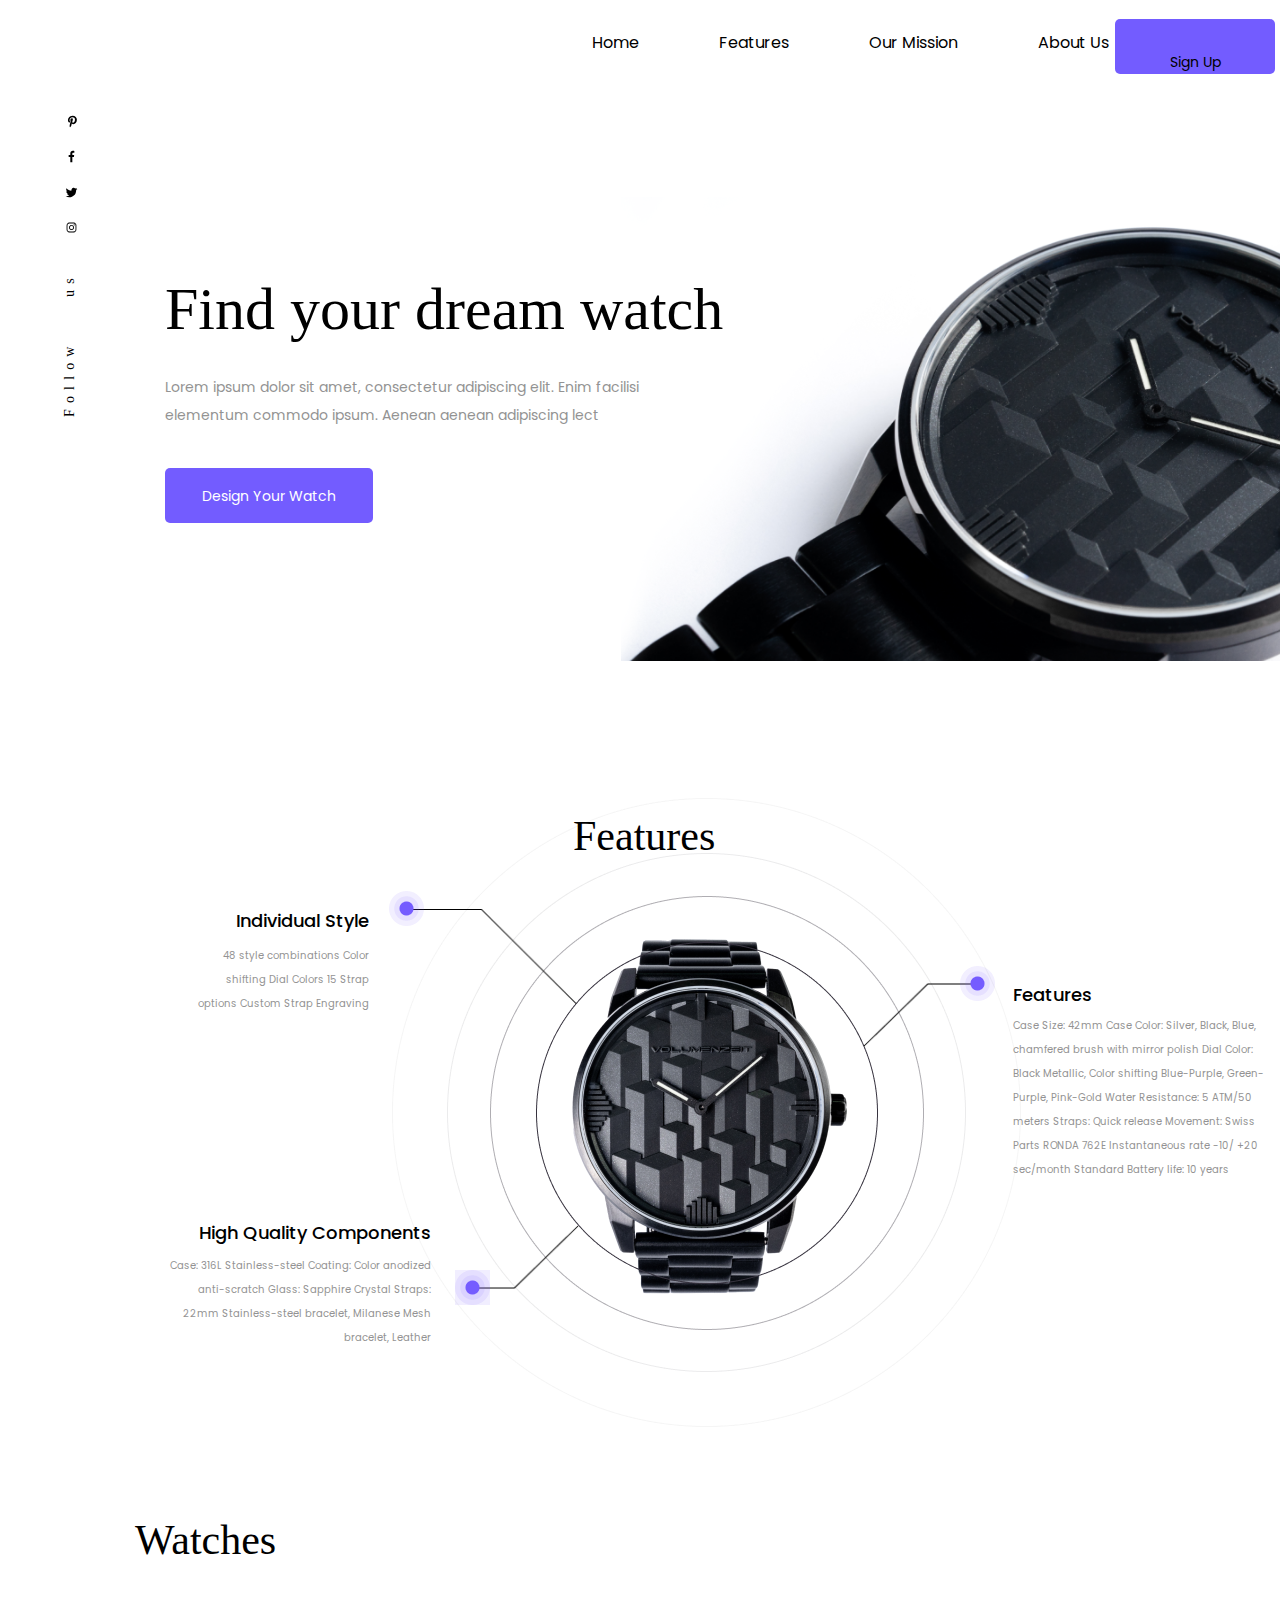
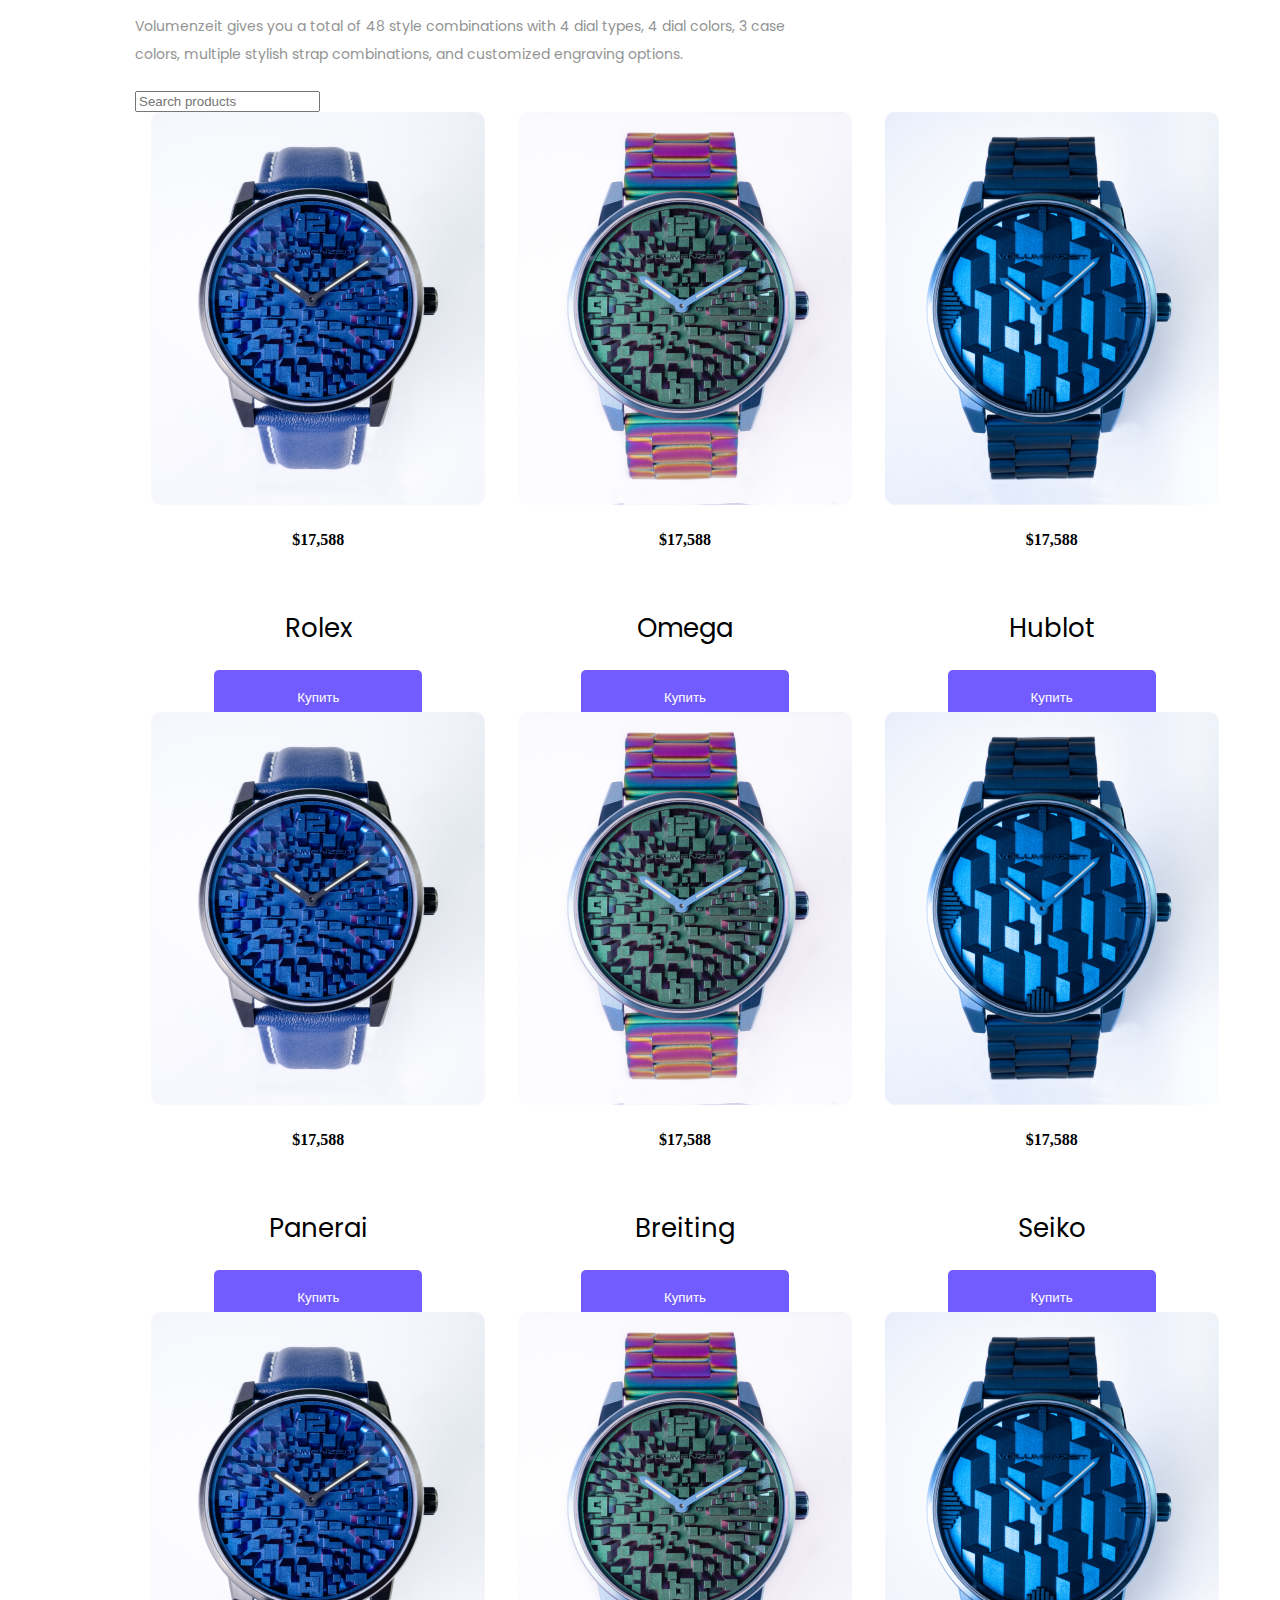
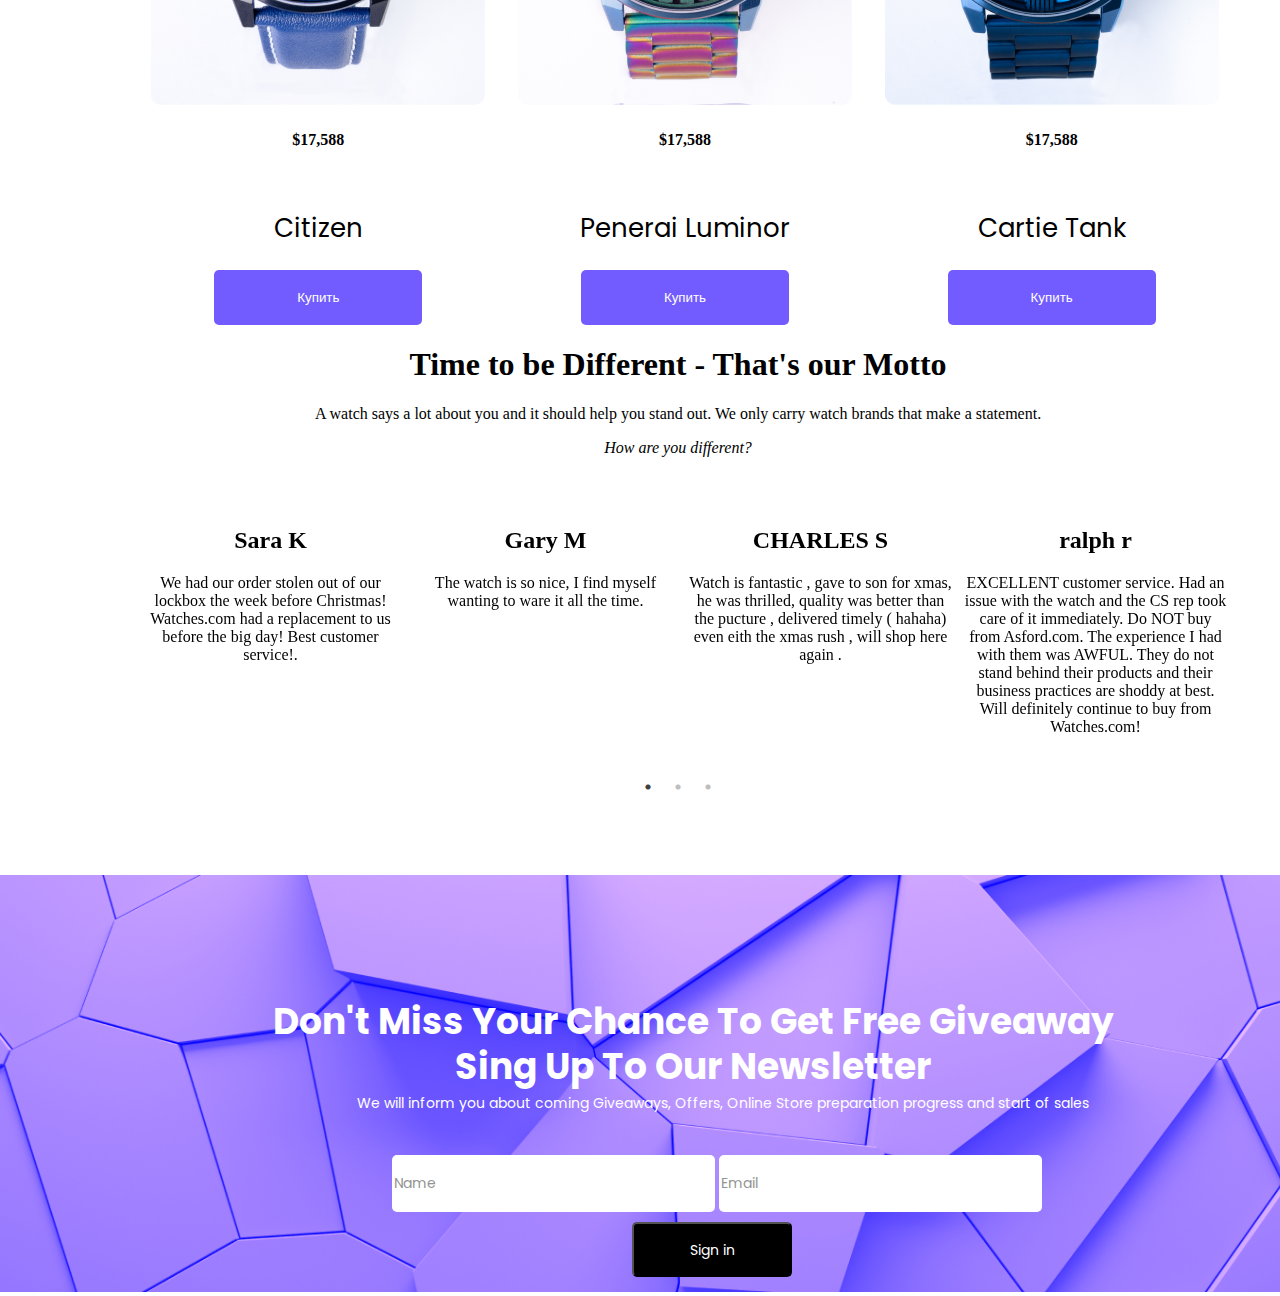
<file: index.html>
<!DOCTYPE html>
<html lang="en">
<head>
    <meta charset="UTF-8">
    <meta http-equiv="X-UA-Compatible" content="IE=edge">
    <meta name="viewport" content="width=device-width, initial-scale=1.0">
    <link href="https://cdn.jsdelivr.net/npm/bootstrap@5.2.2/dist/css/bootstrap.min.css" rel="stylesheet" integrity="sha384-Zenh87qX5JnK2Jl0vWa8Ck2rdkQ2Bzep5IDxbcnCeuOxjzrPF/et3URy9Bv1WTRi" crossorigin="anonymous">
    <link rel="preconnect" href="https://fonts.googleapis.com">
    <link rel="preconnect" href="https://fonts.gstatic.com" crossorigin>
    <link href="https://fonts.googleapis.com/css2?family=Dancing+Script&display=swap" rel="stylesheet">
    <link rel="stylesheet" href="stycle.css">
    <link rel="stylesheet" href="navcss.css">
    <link rel="stylesheet" href="signpop.css">
    <link rel="stylesheet" href="slickslide.css">
    <link rel="stylesheet" type="text/css" href="slick/slick.css"/>
    <link rel="stylesheet" type="text/css" href="slick/slick-theme.css"/>
    <link href="https://fonts.googleapis.com/css2?family=Poppins:wght@700&display=swap" rel="stylesheet">
    <link href="https://fonts.googleapis.com/css2?family=Poppins:wght@400&display=swap" rel="stylesheet">
    <title>Document</title>
</head>
<body>

    <div class="container">        
        <nav class="navbar">
            <div class="container">
                    <div class="wrap">
                        <div class="hamb">
                                <div class="hamb__field" id="hamb">
                                <span class="bar"></span>
                                <span class="bar"></span>
                                <span class="bar"></span>
                                </div>
                        </div>
                       
                        <ul class="menu" id="menu">
                          <li class="li_1"><a href="#">Home</a></li>         
                          <li class="li_1"><a href="#">Features</a></li>    
                          <li class="li_1"><a href="#" >Our Mission</a></li>   
                          <li class="li_1"><a href="#" >About Us</a></li>      
                          <li class="li_1"><a href="#">Watches</a></li>   
                        </ul>
                        <div class="sign_up">
                          <p class="sign_up_text"><a href="#" id="popup_btn">Sign Up</a> </p>
                     </div>
                    </div>
                </div>
              </div>
            </div>
          </nav>
          <div class="popup" id="popup"></div>
           <main>
            <h1 class="h1_1">Find your dream watch</h1>      <!--Сюда напишите лозунг компаний,вместо "Find your dream watch"  Желательно чтобы она была от 15 до 24 символов -->
            <h1 class="h1_2">Lorem ipsum dolor sit amet, consectetur adipiscing elit. Enim facilisi elementum commodo ipsum. Aenean aenean adipiscing lect </h1><!--Сюда напишите какую нибудь цитату,  Желательно количество символов в пунктах не превышать-->
            <button class="btn_1">Design Your Watch</button>   
            <img class="img_head" src="img/imghead.png" alt="">
             
            <div class="social_network">
                <div class="social_network_icon">
                    <a href="https://ru.pinterest.com/"><img src="img/XMLID_799_.svg"></a>   <!--Здесь вставьте свою ссылку на pinterest , вмсто "https://ru.pinterest.com/"-->
                </div>
                <div class="social_network_icon">
                   <a href="https://ru-ru.facebook.com/"> <img src="img/Vector.svg"></a>   <!--Здесь вставьте свою ссылку на facebook , вмсто "https://ru-ru.facebook.com/"-->
                </div>
                <div class="social_network_icon">
                    <a href="https://twitter.com/"><img src="img/Path 9052.svg"></a>      <!--Здесь вставьте свою ссылку на twitter , вмсто "https://twitter.com/"-->
                </div>
                <div class="social_network_icon">
                    <a href="https://www.instagram.com/"><img src="img/Group 693.svg"></a>   <!--Здесь вставьте свою ссылку на instagram , вмсто "https://www.instagram.com/"-->
                </div>
                <div>
                <div class="follow_us_block">
                <h1 class="follow">us</h1>
                <h1 class="follow_us">Follow</h1>
                </div>
                
              
               </div>
            </div>

<!--
*	
 С 96 строки по 135 строку код второго блока, где мы рассказываем о преимуществах  продукта
 96 строка это заголовок блока
 Строки 105, 114, 111 и 123 это пункты преимуществ
*
-->	    
            <h1 class="h1_3">Features</h1>
            <img src="img/2img.png" class="img_2block">
            <img src="img/Vector_1.png" class="vector1">
            <img src="img/Group_766.png" class="ellipse1">
            <img src="img/Vector_2.png" class="vector2">
            <img src="img/Group_766.png" class="ellipse2">
            <img src="img/Vector_3.png" class="vector3">
            <img src="img/Group_766.png" class="ellipse3">

            <div class="block2_1"> 
                <h1>Individual Style</h1>                          <!--? Здесь впишите ваше преимущество №1 -->
                <p> 
                    48 style combinations
                    Color shifting Dial Colors
                    15 Strap options
                    Custom Strap Engraving
                </p>
            </div>
            <div class="block2_2">
                <h1>High Quality Components</h1>                <!--? Здесь впишите ваше преимущество №2 -->
                <p>
                    Case: 316L Stainless-steel
                    Coating: Color anodized anti-scratch
                    Glass: Sapphire Crystal
                    Straps: 22mm Stainless-steel bracelet, Milanese Mesh bracelet, Leather
                </p>
            </div>
            <div class="block2_3">
                <h1> Features</h1>                            <!--? Здесь впишите ваше преимущество №3 -->
                <p>
                    Case Size: 42mm
                    Case Color: Silver, Black, Blue, chamfered brush with mirror polish
                    Dial Color: Black Metallic, Color shifting Blue-Purple, Green-Purple, Pink-Gold
                    Water Resistance: 5 ATM/50 meters
                    Straps: Quick release
                    Movement: Swiss Parts RONDA 762E
                    Instantaneous rate -10/ +20 sec/month
                    Standard Battery life: 10 years
                </p>
            </div>
<!--
*	
 С 144 строки по 198 строку код третьего  блока, где расположен товар  
 146 строка это заголовок блока
 
*
-->	 

            <div class="container">
            <div class="slide">
                <h1>Watches</h1><br>
                <p>Volumenzeit gives you a total of 48 style combinations with 4 dial types, 4 dial colors, 3 case colors,
                    multiple stylish strap combinations, and customized engraving options.</p><br>
                    <input type="text" id="myInput" placeholder="Search products" onkeyup="searchFunction()">
               
                <div id="rev">
                    <div id="watches">
                        <img src="img/Rectangle 19.png"><br>  
                        
                        <h4>$17,588</h4><br>   
                        <h2>Rolex</h2>                                        
                        <button class="btn_3">Купить </button>
                    </div>
                    <div id="watches">
                        <img src="img/Rectangle 20.png"><br>  
                        <h4>$17,588</h4><br>   
                        <h2>Omega</h2>                 
                        <button class="btn_3">Купить </button>  
                    </div>
                    <div id="watches">
                        <img src="img/Rectangle 21.png"><br> 
                        <h4>$17,588</h4><br>   
                        <h2>Hublot</h2>                  
                        <button class="btn_3">Купить </button>
                    </div>
                    <div id="watches">
                        <img src="img/Rectangle 19.png"><br>   
                        <h4>$17,588</h4><br>   
                        <h2>Panerai</h2>                   
                        <button class="btn_3">Купить </button>
                   </div>
                   <div id="watches">
                        <img src="img/Rectangle 20.png"><br>  
                        <h4>$17,588</h4><br>   
                        <h2>Breiting</h2>                 
                        <button class="btn_3">Купить </button>
                    </div>
                    <div id="watches">
                        <img src="img/Rectangle 21.png"><br>    
                        <h4>$17,588</h4><br>   
                        <h2>Seiko</h2>      
                        <button class="btn_3">Купить </button>
                    </div>
                    <div id="watches">
                        <img src="img/Rectangle 19.png"><br>
                        <h4>$17,588</h4><br>   
                        <h2>Citizen</h2>  
                        <button class="btn_3">Купить </button>
                    </div>
                    <div  id="watches">
                        <img src="img/Rectangle 20.png"><br>
                        <h4>$17,588</h4><br>   
                        <h2>Penerai Luminor</h2>  
                        <button class="btn_3">Купить </button>
                    </div>
                    <div id="watches">
                        <img src="img/Rectangle 21.png"><br>
                        <h4>$17,588</h4><br>   
                        <h2>Cartie Tank</h2>    
                        <button class="btn_3">Купить </button>
                    </div>
                  
                </div>
            </div>
        </div>
           </main>
 <!--
*	
 С 207 строки по 221 строку код четвертого  блока, где нходится форма для заполнения
 
*
-->	<div class="cos-rev">
    <h1>Time to be Different - That's our Motto</h1>
    <p>A watch says a lot about you and it should help you stand out. We only carry watch brands that make a statement.</p>

    <i>How are you different?</i>
    <div class="review">
        <div class="slide1">
            
            <h2>Sara K</h2>
            <div class="text">We had our order stolen out of our lockbox the week before Christmas! Watches.com had a replacement to us before the big day! Best customer service!.</div>
        </div>
        <div class="slide1">
            
            <h2>Gary M</h2>
            <div class="text">The watch is so nice, I find myself wanting to ware it all the time.</div>
        </div>
        <div class="slide1">
            
            <h2>CHARLES S</h2>
            <div class="text">Watch is fantastic , gave to son for xmas, he was thrilled, quality was better than the pucture , delivered timely ( hahaha) even eith the xmas rush , will shop here again .</div>
        </div>
        <div class="slide1">
            
            <h2>ralph r</h2>
            <div class="text">EXCELLENT customer service. Had an issue with the watch and the CS rep took care of it immediately. Do NOT buy from Asford.com. The experience I had with them was AWFUL. They do not stand behind their products and their business practices are shoddy at best. Will definitely continue to buy from Watches.com!</div>
        </div>
        <div class="slide1">
            
            <h2>Ashikur B</h2>
            <div class="text">AVI-8 Hawker Hunter Retrograde Chrono Ground Camo SS
                The camouflage is not as strong as seen in photo but everything else is great. 
            </div>
        </div>
        <div class="slide1">
            
            <h2>Anonymous</h2>
            <div class="text">After the watch I ordered came up out of stock (apparently, someone else ordered it just as I was doing so), the crew at Watches.com reached out to their supplier and found one (it was a limited run). They had the supplier ship directly to me so as to not cause any more delay in receiving the watch. Great experience with professionals.</div>
        </div>
        <div class="slide1">
           
            <h2>Anonymous</h2>
            <div class="text">The quality is excellent. Everything lines up correctly. The size is right, at 40mm. The lume is outstanding. The second and minute hands are long enough to reach the markers, which makes hacking the watch easy. But maybe unnecessary — I wound the watch once out of the box and it has not deviated more than five seconds in about two weeks. I have not used the original leather strap. I replaced it with a tropic-style strap I already had. </div>
        </div>
        <div class="slide1">
            
            <h2>Aaron H</h2>
            <div class="text">I really like the watches I bought off the website. Even the mystery watch is awesome. The hands do not move; instead the numbers rotate around the dial at their relational speed. Shipping was fast and packaging was awesome.
            </div>
        </div>
        <div class="slide1">
        
            <h2>Robert B</h2>
            <div class="text">Decided to send back a watch And watches.com Seems to be Helpful with the return process !</div>
        </div>
    </div>
</div>
           <footer>
            <div class="foot">
                <img src="img/Group759.png">
                <h1>Don't miss your chance to get free Giveaway
                    <br>Sing up to our newsletter</h1>
                <p>We will inform you about coming Giveaways, Offers,
                    Online Store preparation progress and start of sales</p>

                <form >
                    <input type="text" class="i_1" value="Name">
                    <input type="text" class="i_1" value="Email"><br>
                    <input type="submit" class="sub" value="Sign in"> 

                </form>
            </div>

           


          </footer>
          <div class="popup_sign" id="popup_sign">
            <div class="popup_overlay">
                <div class="content">
                      <span class="close" id="close">X</span>
                             <h1 class="h_sign">SIGN UP</h1>
                            <input type="text" class="i_1"  value="FirstName"><br><br>
                            <input type="text" class="i_1" value="LastName"><br><br>
                            <input type="text" class="i_1" value="PhoneNumber"><br><br>
                            <input type="text" class="i_1" value="Email"><br><br>
                            <input type="submit" class="sub_sign"  value="Sign in"> 
                        
                </div>
            </div>
        </div>
            
    </div>
    <script src="https://code.jquery.com/jquery-1.11.0.min.js"></script>
    <script type="text/javascript" src="slick/slick.js"></script>
    <script type="text/javascript" src="slick/slick.min.js"></script>

    <script src="navjs.js"></script>
    <script src="signpop.js"></script> 
    <script src="search.js"></script> 
    <script src="slickslide.js"></script> 

    
</body>

</html>
</file>
<file: stycle.css>
body{
    width: 1100px;
}
.navbar{
    position: absolute;
    left: 560px;
    top: 36px;
}

.ul_1{
    margin-top: 40px;
    list-style: none;
    font-family: 'Poppins';
    font-style: normal;
    font-size: 14px;
    line-height: 12px;
    color: #000000;
    display: flex;
}
a{
    text-decoration: none;
    color: #000000;
    font-family: 'Poppins';
}

.li_1{
   margin-left: 40px;
}
.sign_up{
    position: absolute;
    width: 160px;
    height: 55px;
    left: 1115px;
    top: 19px;
    text-align: center;
    background: #735CFF;
    border-radius: 5px;
}
.sign_up_text{
    padding-top: 23px;
    font-family: 'Poppins';
    font-style: normal;
    font-weight: 400;
    font-size: 14px;
    line-height: 12px;
    
    color: #FFFFFF;
}

.h1_1{
    position: absolute;
    width: 560px;
    height: 95px;
    left: 165px;
    top: 244px;
    font-family: 'Space Age';
    font-style: normal;
    font-weight: 400;
    font-size: 60px;
    line-height: 50px;
    color: #000000;
}

.h1_2{
    position: absolute;
    width: 557px;
    height: 74px;
    left: 165px;
    top: 364px;
    font-family: 'Poppins';
    font-style: normal;
    font-weight: 400;
    font-size: 14px;
    line-height: 28px;
    color: #939393;
}

.img_head{
    position: absolute;
    width: 735px;
    height: 464px;
    left: 621px;
    top: 197px;
}

.btn_1{
    position: absolute;
    width: 208px;
    height: 55px;
    left: 165px;
    top: 468px;

    background: #735CFF;
    border-radius: 5px;
    border: none;
    color: #FFFFFF;
    font-family: 'Poppins';
    font-style: normal;
    font-weight: 400;
    font-size: 14px;
    line-height: 12px;
}
.btn_3{
    width: 208px;
    height: 55px;
    background: #735CFF;
    border-radius: 5px;
    border: none;
    color: #FFFFFF;
}

.social_network{
    position: absolute;
    width: 30px;
    height: 510px;
    left: 59px;
    top: 100px;
    text-align: center;
   
    
}
.social_network_icon{
    width: 25px;
    height: 25px;
    border-radius: 100%;
    background-color: #FFFFFF; 
    margin-top: 10px;
}
.follow_us_block{
    padding-right:8px;
}
.follow{
    font-family: 'Space Age';
    font-style: normal;
    font-weight: 400;
    font-size: 14px;
    margin-top: 40px;
    color: #000000;
    transform: rotate(-90deg);
    line-height: 12px;
    letter-spacing:  0.44em;
}
.follow_us{
    font-family: 'Space Age';
    font-style: normal;
    font-weight: 400;
    font-size: 14px;
    margin-top: 108px;
    color: #000000;
    transform: rotate(-90deg);
    line-height: 12px;
    letter-spacing:  0.44em;
}


/*2часть*/

.h1_3{
    position: absolute;
    width: 295px;
    height: 25px;
    left: 573px;
    top: 796px;

    font-family: 'Space Age';
    font-style: normal;
    font-weight: 400;
    font-size: 42px;
    line-height: 25px;



color: #000000;

}

.img_2block{
    position: absolute;
    width: 629px;
    height: 629px;
    left: 392px;
    top: 798px;

}

.vector1{
    position: absolute;
    width: 173px;
    height: 95px;
    left: 404px;
    top: 908.5px;
}

.ellipse1{
    position: absolute;
    width: 35px;
    height: 35px;
    left: 389px;
    top: 891px;
}
.vector2{
   
    position: absolute;
    width: 104px;
    height: 64px;
    left: 475px;
    top: 1225px;

}

.ellipse2{
    position: absolute;
    width: 35px;
    height: 35px;
    left: 455px;
    top: 1270px;
    
    background: rgba(115, 92, 255, 0.1);
}

.vector3{
    position: absolute;
    width: 117px;
    height: 64px;
    left: 863px;
    top: 983px;
}

.ellipse3{
    position: absolute;
    width: 35px;
    height: 35px;
    left: 960px;
    top: 966px;
}

.block2_1 h1{
    
    position: absolute;
    width: 143px;
    height: 11px;
    left: 226px;
    top: 903px;

    font-family: 'Poppins';
    font-style: normal;
    font-weight: 500;
    font-size: 18px;
    line-height: 12px;
    text-align: right;
    color: #000000;
  
}
.block2_1 p{
    position: absolute;
    width: 174px;
    height: 103px;
    left: 195px;
    top: 934px;
    font-family: 'Poppins';
    font-style: normal;
    font-weight: 400;
    font-size: 10px;
    line-height: 24px;
    text-align: right;
    color: #939393;
}
.block2_2 h1{
    position: absolute;
    width: 239px;
    height: 11px;
    left: 192px;
    top: 1215px;
    font-family: 'Poppins';
    font-style: normal;
    font-weight: 500;
    font-size: 18px;
    line-height: 12px;
    text-align: right;
    color: #000000;
}
.block2_2 p{
    position: absolute;
    width: 268px;
    height: 103px;
    left: 163px;
    top: 1244px;
    font-family: 'Poppins';
    font-style: normal;
    font-weight: 400;
    font-size: 10px;
    line-height: 24px;
    text-align: right;
    color: #939393
}
.block2_3 h1{
    position: absolute;
    width: 82px;
    height: 11px;
    left: 1013px;
    top: 977px;
    font-family: 'Poppins';
    font-style: normal;
    font-weight: 500;
    font-size: 18px;
    line-height: 12px;
    color: #000000;
}
.block2_3 p{
    position: absolute;
    width: 254px;
    height: 158px;
    left: 1013px;
    top: 1004px;
    font-family: 'Poppins';
    font-style: normal;
    font-weight: 400;
    font-size: 10px;
    line-height: 24px;
    color: #939393;
}
.slide{
    position: absolute;
    width: 1100px;
    height: 442px;
    top: 1500px;
    left: 135px;
}
#watches{
    text-align: center;
}
.slide h1{
    width: 311px;
    height: 24px;


    font-family: 'Space Age';
    font-style: normal;
    font-weight: 400;
    font-size: 42px;
    line-height: 25px;
    color: #000000;
}
.slide p{
    width: 689px;
    height: 47px;
    font-family: 'Poppins';
    font-style: normal;
    font-weight: 400;
    font-size: 14px;
    line-height: 28px;
    color: #939393;
}
.slide h2{
  
    font-family: 'Poppins';
    font-style: normal;
    font-weight: 400;
    font-size: 26px;
    color: #000000;
}

#rev{
    display: grid;
    grid-template-columns: repeat(3, 1fr);
    grid-auto-rows: 600px;
}
/*foot*/

.foot{
    position: absolute;
    width: 1100px;
    left: 0px;
    top: 4075px;
}
.foot img{
    width: 1360px;
}
.foot h1{
    position: absolute;
    width: 846px;
    height: 81px;
    left: 270px;
    top: 100px;
    font-family: 'Poppins';
    font-style: normal;
    font-weight: 700;
    font-size: 36px;
    line-height: 45px;
    text-align: center;
    text-transform: capitalize;
    color: #FFFFFF;
}

.foot p{
    position: absolute;
    width: 826px;
    height: 21px;
    left: 357px;
    top: 200px;
    font-family: 'Poppins';
    font-style: normal;
    font-weight: 400;
    font-size: 14px;
    line-height: 28px;
    color: #FFFFFF;
}

form{
    position: absolute;
    left: 392px;
    top: 280px;
}


.i_1{
    width: 319px;
    height: 55px;
    background: #FFFFFF;
    border-radius: 5px ;
    border: 0px solid white;
    font-family: 'Poppins';
    font-style: normal;
    font-weight: 400;
    font-size: 14px;
    line-height: 12px;
    color: #939393;
}
.sub{
    position: absolute;
    width: 160px;
    height: 55px;
    font-family: 'Poppins';
    font-style: normal;
    font-weight: 400;
    font-size: 14px;
    line-height: 12px;
    color: #FFFFFF;
    background: #000000;
    border-radius: 5px;
    margin-left: 240px;
    margin-top: 10px;
}
</file>
<file: navcss.css>
/* body{
    background-color: thistle;
} */
.navbar {
    /* position: fixed;фиксируем положение */
    left: 0;/*Убираем отступы */
    top: 0;
    width: 100%;/*ширина на весь экран */
    height: 75px;/*высота */
    background: #FFF;/*цвет*/
  }
  .wrap {
    display: flex;/*чтобы логотип и список ul оказались в одеом ряду*/
    justify-content: space-between;/*пространство между логотипом и списком */
    
  }
  
/* .logo {
    text-decoration: none;
    color: #fff;
    font-size: 20px;
    font-weight: bold;
    text-transform: uppercase;
    margin-top: 15px;
    margin-right: 20px;
  } */
  
  .menu > li > a {
    text-decoration: none;/*убираем подчеркивание */
  }
  ul{
      margin-top: 30px;
      margin-left: 170px;
      list-style: none;/*убираем круглишки*/
  }
  .menu { 
    display: flex;/*список с вертикального в горизонтальный*/
  }
  
  .menu > li > a {
    padding: 0 20px;/*отступы между списками */
    color: #000;
  }
  .menu > li > a:hover {
    color: rgb(197, 190, 190);
  } 



  @media (max-width: 1000px) {
    .menu {
      display: none;/*когда уменьшим экран список изчезнет*/
    }
  


   /*Здесь мы делаем сам бургер  */
     .bar {
      display: block;
      width: 30px;
      height: 3px;
      margin: 6px auto;
      background-color: #735CFF;
       transition: 0.2s; 
    } 
    .hamb__field {
        padding: 10px 20px;
        cursor: pointer; 
      } 
      ul{
        margin-left: 0;
      }
  
  /*блок который будет плано выдвегаться слева направо при клике на нашу иконку */
    .popup {
      position: fixed;
      top: 75px;
      left: -100%;/*изначально его не будет видно */
      width: 100%;
      height: 100%;
      background-color: #fff;
      z-index: 100;
      display: flex;
      transition: 0.3s;
    }
    
    .popup.open {
      left: 0;    /*при нажатии на иконку left от -100 вернется в 0*/
    }
  
    .popup .menu {
      width: 100%;
      height: 100%;
      display: flex;
      flex-direction: column;
      align-items: center;
      justify-content: start;
      padding: 50px 0;
      overflow: auto;
    }
  
    .popup .menu > li {
      width: 100%;
    }
  
    .popup .menu > li > a {
      width: 100%;
      display: flex;
      justify-content: center;
      padding: 20px 0;
      font-size: 20px;
      font-weight: bold;
      color: #3f3f3f;
    }
  
    .popup .menu > li > a:hover {
      background-color: rgba(122, 82, 179, 0.1);
    } 
  }
</file>
<file: signpop.css>
.popup_btn{
    background-color: powderblue;
    margin: 20% 50% ;
}
.popup_sign{
    display: none;
}
.popup_overlay{
    position: fixed;  /* чтобы сделать фон на весь экран */
    top: 0;
    right: 0;
    left: 0;
    bottom: 0; 
    background: rgba(0, 0, 0, 0.5);/*цвет фона , 0,5-это празрачность */
    display: flex; /*нужен чтобы контент , который мы будем прописывть в дальнейшем был по центру*/
    justify-content: center;
    text-align: center;

    
}
.content{
    background-color: #fff;/*цвет */
    width: 500px;/*ширина */
    height: 500px;/*высота*/
    border-radius: 0.3rem;/*закругляем углы*/
    box-shadow: 0 0 7px 0 rgba(0, 0, 0, 0.3);/*добавим тени , чтобы был эффект выступающего элемента*/
    margin-top: 8%;/*отступ внешний */
    position: relative;/*нужен для позиционирования кнопки close */
    background-color:#735CFF ;
   
}
.close{
    position: absolute;
    right:  10px;
    top: 10px;

}

.h_sign{
    margin-top: 30px;
    font-family: 'Space Age';
    color: #000000;
}

.sub_sign{
    width: 160px;
    height: 55px;
    font-family: 'Poppins';
    font-style: normal;
    font-weight: 400;
    font-size: 14px;
    line-height: 12px;
    color: #FFFFFF;
    background: #000000;
    border-radius: 5px;
    
}
</file>
<file: slickslide.css>
.cos-rev{
    position: absolute; 
    width: 1100px;
    top: 3475px;/*Спускаем его вниз*/
    margin-left: 120px; /*двигаем на лево к середине */
    text-align: center;
    margin-top: 50px;
    
}


.review{
    margin-top: 50px;
}
.slide1{
    margin-left: 10px;
}
</file>
